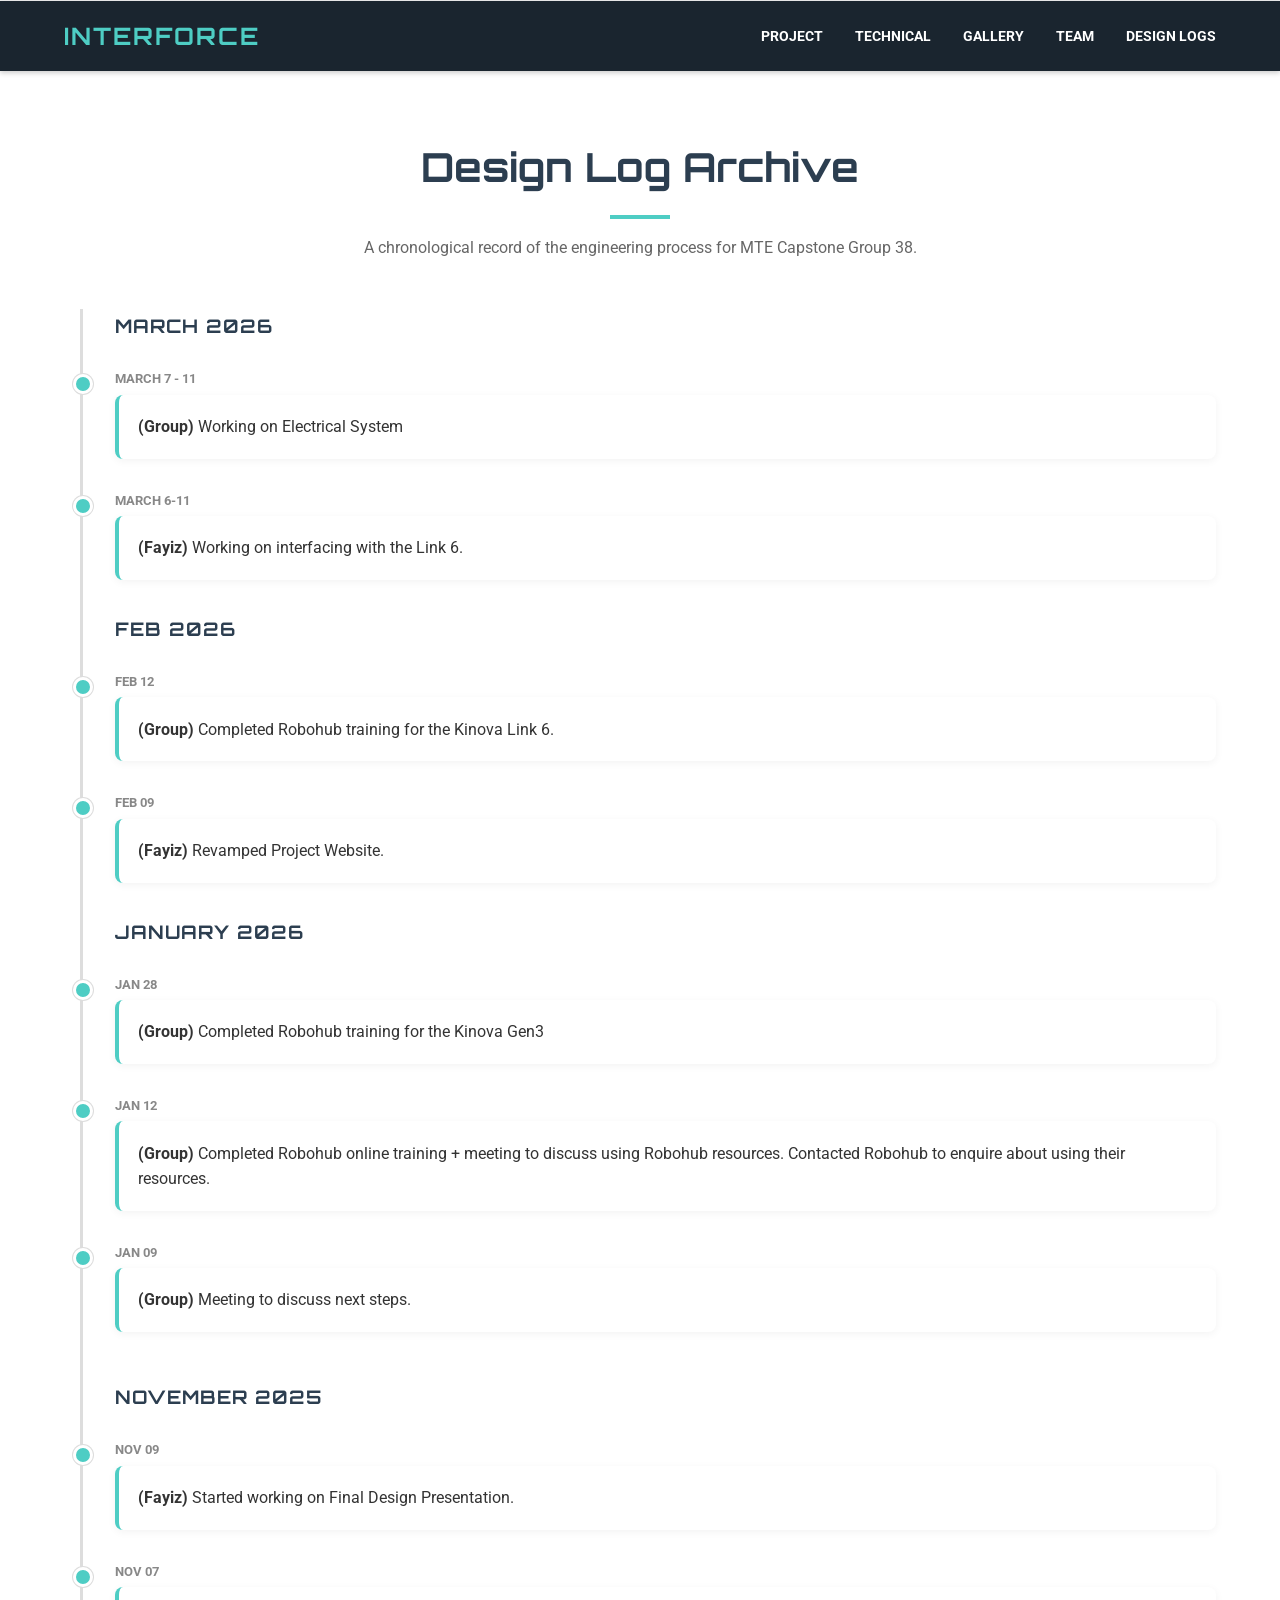
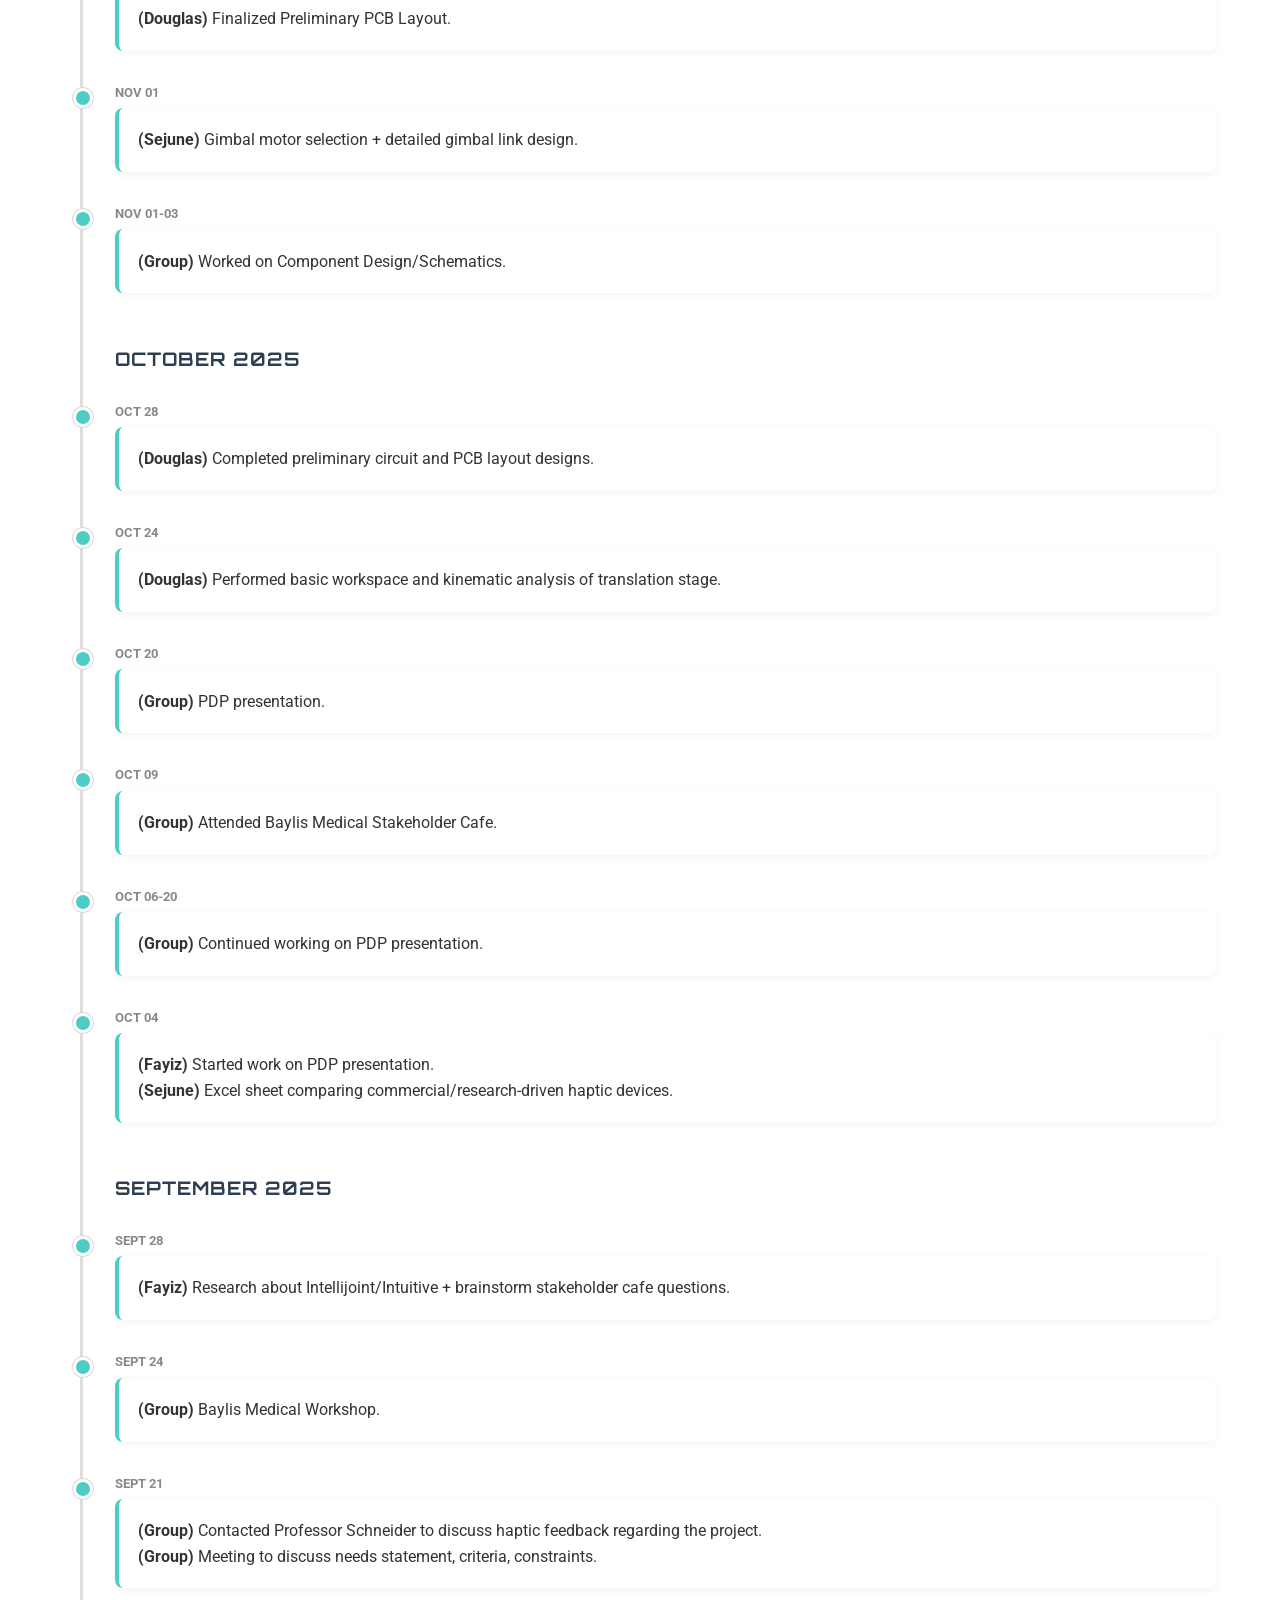
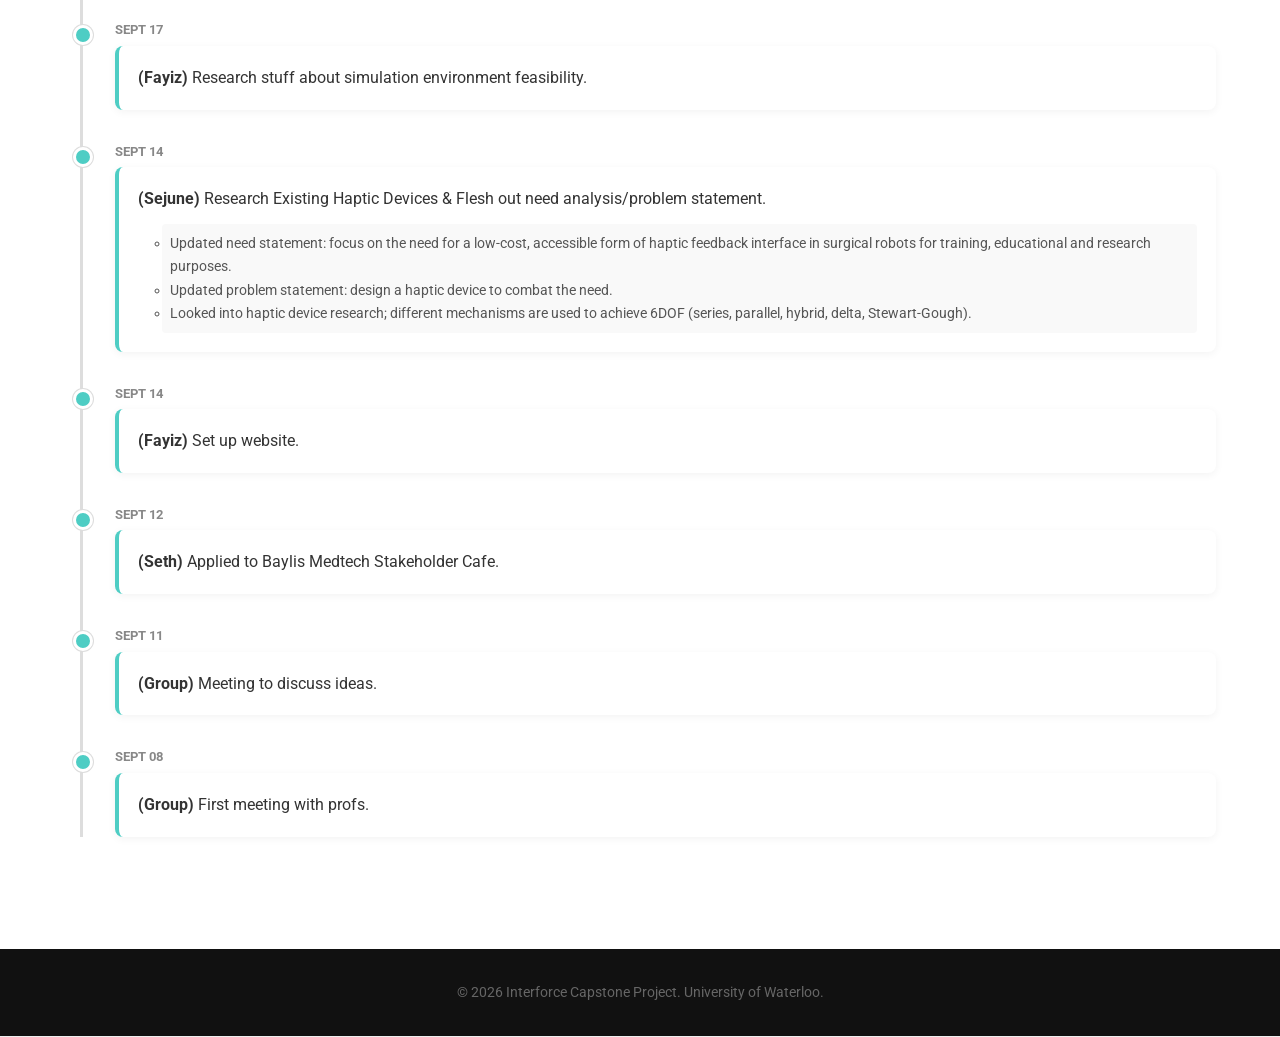
<file: logs.html>
<!DOCTYPE html>
<html lang="en">
<head>
    <meta charset="UTF-8">
    <meta name="viewport" content="width=device-width, initial-scale=1.0">
    <title>Design Logs | Interforce</title>
    <link rel="stylesheet" href="style.css">
    <link href="https://fonts.googleapis.com/css2?family=Roboto:wght@300;400;700&family=Orbitron:wght@500;700&display=swap" rel="stylesheet">
</head>
<body class="bg-light">

    <nav>
        <div class="logo">INTERFORCE</div>
        <ul class="nav-links">
            <li><a href="index.html#about">Project</a></li>
            <li><a href="index.html#specs">Technical</a></li>
            <li><a href="index.html#gallery">Gallery</a></li>
            <li><a href="index.html#team">Team</a></li>
            <li><a href="logs.html" class="highlight-link active">Design Logs</a></li>
        </ul>
    </nav>

    <section class="container">
        <div class="section-header">
            <h2>Design Log Archive</h2>
            <div class="divider"></div>
            <p style="text-align:center; margin-top:1rem; color:#666;">
                A chronological record of the engineering process for MTE Capstone Group 38.
            </p>
        </div>

        <div class="timeline">
            
            <div class="timeline-month">
                <h3>March 2026</h3>
                <div class="entry">
                    <span class="date">March 7 - 11</span>
                    <div class="content"><strong>(Group)</strong> Working on Electrical System</div>
                </div>
                <div class="entry">
                    <span class="date">March 6-11 </span>
                    <div class="content"><strong>(Fayiz)</strong> Working on interfacing with the Link 6.</div>
                </div>
                <h3>Feb 2026</h3>
                <div class="entry">
                    <span class="date">Feb 12</span>
                    <div class="content"><strong>(Group)</strong> Completed Robohub training for the Kinova Link 6.</div>
                </div>
                <div class="entry">
                    <span class="date">Feb 09</span>
                    <div class="content"><strong>(Fayiz)</strong> Revamped Project Website.</div>
                </div>
                <h3>January 2026</h3>
                <div class="entry">
                    <span class="date">Jan 28</span>
                    <div class="content"><strong>(Group)</strong> Completed Robohub training for the Kinova Gen3</div>
                </div>
                <div class="entry">
                    <span class="date">Jan 12</span>
                    <div class="content"><strong>(Group)</strong> Completed Robohub online training + meeting to discuss using Robohub resources. Contacted Robohub to enquire about using their resources.</div>
                </div>
                <div class="entry">
                    <span class="date">Jan 09</span>
                    <div class="content"><strong>(Group)</strong> Meeting to discuss next steps.</div>
                </div>
            </div>

            <div class="timeline-month">
                <h3>November 2025</h3>
                <div class="entry">
                    <span class="date">Nov 09</span>
                    <div class="content"><strong>(Fayiz)</strong> Started working on Final Design Presentation.</div>
                </div>
                <div class="entry">
                    <span class="date">Nov 07</span>
                    <div class="content"><strong>(Douglas)</strong> Finalized Preliminary PCB Layout.</div>
                </div>
                <div class="entry">
                    <span class="date">Nov 01</span>
                    <div class="content"><strong>(Sejune)</strong> Gimbal motor selection + detailed gimbal link design.</div>
                </div>
                <div class="entry">
                    <span class="date">Nov 01-03</span>
                    <div class="content"><strong>(Group)</strong> Worked on Component Design/Schematics.</div>
                </div>
            </div>

            <div class="timeline-month">
                <h3>October 2025</h3>
                <div class="entry">
                    <span class="date">Oct 28</span>
                    <div class="content"><strong>(Douglas)</strong> Completed preliminary circuit and PCB layout designs.</div>
                </div>
                <div class="entry">
                    <span class="date">Oct 24</span>
                    <div class="content"><strong>(Douglas)</strong> Performed basic workspace and kinematic analysis of translation stage.</div>
                </div>
                <div class="entry">
                    <span class="date">Oct 20</span>
                    <div class="content"><strong>(Group)</strong> PDP presentation.</div>
                </div>
                <div class="entry">
                    <span class="date">Oct 09</span>
                    <div class="content"><strong>(Group)</strong> Attended Baylis Medical Stakeholder Cafe.</div>
                </div>
                <div class="entry">
                    <span class="date">Oct 06-20</span>
                    <div class="content"><strong>(Group)</strong> Continued working on PDP presentation.</div>
                </div>
                <div class="entry">
                    <span class="date">Oct 04</span>
                    <div class="content">
                        <strong>(Fayiz)</strong> Started work on PDP presentation.<br>
                        <strong>(Sejune)</strong> Excel sheet comparing commercial/research-driven haptic devices.
                    </div>
                </div>
            </div>

            <div class="timeline-month">
                <h3>September 2025</h3>
                <div class="entry">
                    <span class="date">Sept 28</span>
                    <div class="content"><strong>(Fayiz)</strong> Research about Intellijoint/Intuitive + brainstorm stakeholder cafe questions.</div>
                </div>
                <div class="entry">
                    <span class="date">Sept 24</span>
                    <div class="content"><strong>(Group)</strong> Baylis Medical Workshop.</div>
                </div>
                <div class="entry">
                    <span class="date">Sept 21</span>
                    <div class="content">
                        <strong>(Group)</strong> Contacted Professor Schneider to discuss haptic feedback regarding the project.<br>
                        <strong>(Group)</strong> Meeting to discuss needs statement, criteria, constraints.
                    </div>
                </div>
                <div class="entry">
                    <span class="date">Sept 17</span>
                    <div class="content"><strong>(Fayiz)</strong> Research stuff about simulation environment feasibility.</div>
                </div>
                <div class="entry">
                    <span class="date">Sept 14</span>
                    <div class="content">
                        <strong>(Sejune)</strong> Research Existing Haptic Devices & Flesh out need analysis/problem statement.
                        <ul class="sub-list">
                            <li>Updated need statement: focus on the need for a low-cost, accessible form of haptic feedback interface in surgical robots for training, educational and research purposes.</li>
                            <li>Updated problem statement: design a haptic device to combat the need.</li>
                            <li>Looked into haptic device research; different mechanisms are used to achieve 6DOF (series, parallel, hybrid, delta, Stewart-Gough).</li>
                        </ul>
                    </div>
                </div>
                <div class="entry">
                    <span class="date">Sept 14</span>
                    <div class="content"><strong>(Fayiz)</strong> Set up website.</div>
                </div>
                <div class="entry">
                    <span class="date">Sept 12</span>
                    <div class="content"><strong>(Seth)</strong> Applied to Baylis Medtech Stakeholder Cafe.</div>
                </div>
                <div class="entry">
                    <span class="date">Sept 11</span>
                    <div class="content"><strong>(Group)</strong> Meeting to discuss ideas.</div>
                </div>
                <div class="entry">
                    <span class="date">Sept 08</span>
                    <div class="content"><strong>(Group)</strong> First meeting with profs.</div>
                </div>
            </div>

        </div>
    </section>

    <footer>
        <p>&copy; 2026 Interforce Capstone Project. University of Waterloo.</p>
    </footer>

</body>
</html>
</file>
<file: style.css>
/* General Reset */
* {
    margin: 0;
    padding: 0;
    box-sizing: border-box;
    scroll-behavior: smooth;
}

body {
    font-family: 'Roboto', sans-serif;
    line-height: 1.6;
    color: #333;
    background-color: #f9f9f9;
}

/* Color Variables */
:root {
    --primary: #2c3e50; /* Dark Navy */
    --accent: #4ECDC4; /* Medical Teal */
    --light: #f4f7f6;
    --dark: #1a252f;
    --text-light: #ecf0f1;
}

/* Typography */
h1, h2, h3, h4, .logo {
    font-family: 'Orbitron', sans-serif;
}

a { text-decoration: none; color: inherit; }
ul { list-style: none; }

/* Navigation */
nav {
    display: flex;
    justify-content: space-between;
    align-items: center;
    padding: 1rem 5%;
    background-color: var(--dark);
    color: white;
    position: sticky;
    top: 0;
    z-index: 1000;
    box-shadow: 0 2px 5px rgba(0,0,0,0.2);
}

.logo {
    font-size: 1.5rem;
    font-weight: bold;
    color: var(--accent);
    letter-spacing: 2px;
}

.nav-links { display: flex; gap: 2rem; }
.nav-links a { transition: color 0.3s; font-size: 0.9rem; text-transform: uppercase; font-weight: bold; }
.nav-links a:hover { color: var(--accent); }

/* Hero Section */
#hero {
    display: flex;
    align-items: center;
    justify-content: space-between;
    padding: 4rem 5%;
    background: linear-gradient(135deg, #2c3e50 0%, #000000 100%);
    color: white;
    min-height: 85vh;
}

.hero-content { flex: 1; padding-right: 2rem; }
.hero-content h1 { font-size: 3.5rem; line-height: 1.2; margin-bottom: 1rem; }
.hero-content p { font-size: 1.2rem; margin-bottom: 2rem; color: #ccc; }

.hero-stats {
    display: flex;
    gap: 1.5rem;
    margin-bottom: 2rem;
}
.hero-stats span {
    background: rgba(255,255,255,0.1);
    padding: 0.5rem 1rem;
    border-radius: 20px;
    font-size: 0.8rem;
    border: 1px solid var(--accent);
    color: var(--accent);
}

.btn {
    display: inline-block;
    padding: 1rem 2.5rem;
    background-color: var(--accent);
    color: var(--dark);
    font-weight: bold;
    border-radius: 50px;
    transition: all 0.3s;
    text-transform: uppercase;
    letter-spacing: 1px;
}
.btn:hover { background-color: #3cbdb4; transform: translateY(-2px); }

.hero-image { flex: 1; display: flex; justify-content: center; }
.hero-image img {
    max-width: 100%;    
    height: auto;          
    transform: none;       
    filter: drop-shadow(0 0 20px rgba(78, 205, 196, 0.2));
}

/* Sections General */
.container { padding: 4rem 5%; max-width: 1300px; margin: 0 auto; }
.section-header { text-align: center; margin-bottom: 3rem; }
.section-header h2 { font-size: 2.5rem; color: var(--primary); }
.divider { width: 60px; height: 4px; background: var(--accent); margin: 1rem auto 0; }
.divider.accent { background: var(--accent); }

.bg-light { background-color: #fff; border-top: 1px solid #eee; border-bottom: 1px solid #eee; }
.bg-dark { background-color: var(--primary); color: white; }
.bg-dark h2 { color: white; }

/* About & Video */
.about-grid {
    display: grid;
    grid-template-columns: 1fr 1fr;
    gap: 4rem;
    align-items: center;
}
.text-block h3 { color: var(--primary); margin-bottom: 0.5rem; margin-top: 1.5rem; }
.video-block video {
    width: 100%;
    border-radius: 10px;
    box-shadow: 0 10px 30px rgba(0,0,0,0.15);
    background: #000;
}
.caption { text-align: center; font-size: 0.9rem; color: #666; margin-top: 0.8rem; font-style: italic; }

/* Technical Specs */
.specs-grid {
    display: grid;
    grid-template-columns: repeat(auto-fit, minmax(300px, 1fr));
    gap: 2rem;
}
.spec-card {
    background: rgba(255,255,255,0.05);
    padding: 2rem;
    border-radius: 10px;
    border: 1px solid rgba(255,255,255,0.1);
}
.spec-card h3 { color: var(--accent); margin-bottom: 1rem; }
.spec-card ul { margin-top: 1rem; list-style: disc; margin-left: 1.2rem; }
.spec-card li { margin-bottom: 0.5rem; color: #ccc; }

/* Gallery */
.gallery-grid {
    display: grid;
    grid-template-columns: repeat(auto-fit, minmax(280px, 1fr));
    gap: 2rem;
}
.card {
    background: white;
    border-radius: 12px;
    overflow: hidden;
    box-shadow: 0 4px 15px rgba(0,0,0,0.08);
    transition: transform 0.3s;
}
.card:hover { transform: translateY(-5px); }
.card img { width: 100%; height: 220px; object-fit: cover; border-bottom: 3px solid var(--accent); }
.card-info { padding: 1.5rem; }
.card-info h4 { color: var(--primary); margin-bottom: 0.5rem; }
.card-info p { font-size: 0.9rem; color: #666; }

/* Team */
.team-wrapper {
    display: flex;
    flex-direction: column;
    align-items: center;
    gap: 3rem;
}
.team-photo-container {
    width: 100%;
    max-width: 900px;
}
.team-photo {
    width: 100%;
    border-radius: 15px;
    box-shadow: 0 10px 25px rgba(0,0,0,0.15);
}
.team-roles {
    display: flex;
    flex-wrap: wrap;
    justify-content: center;
    gap: 2rem;
    width: 100%;
}
.role-card {
    background: white;
    padding: 1.5rem;
    border-radius: 8px;
    box-shadow: 0 2px 10px rgba(0,0,0,0.05);
    text-align: center;
    flex: 1;
    min-width: 250px;
    max-width: 300px;
    border-top: 4px solid var(--primary);
}
.role-card h4 { color: var(--primary); margin-bottom: 0.2rem; }
.role-card span { color: var(--accent); font-weight: bold; font-size: 0.9rem; display: block; margin-bottom: 0.8rem; }
.role-card p { font-size: 0.85rem; color: #555; }

/* Logs Timeline */
.timeline {
    border-left: 3px solid #ddd;
    padding-left: 2rem;
    margin-left: 1rem;
    position: relative;
}
.timeline-month { margin-bottom: 3rem; }
.timeline-month h3 {
    margin-bottom: 1.5rem;
    color: var(--primary);
    text-transform: uppercase;
    letter-spacing: 1px;
    background: #fff;
    display: inline-block;
    padding: 0.2rem 1rem 0.2rem 0;
}
.entry {
    margin-bottom: 2rem;
    position: relative;
}
.entry::before {
    content: '';
    position: absolute;
    left: -2.6rem;
    top: 5px;
    width: 14px;
    height: 14px;
    background: var(--accent);
    border: 3px solid #fff;
    border-radius: 50%;
    box-shadow: 0 0 0 1px #ddd;
}
.entry .date {
    display: block;
    font-size: 0.8rem;
    color: #888;
    margin-bottom: 0.3rem;
    font-weight: bold;
    text-transform: uppercase;
}
.entry .content {
    background: white;
    padding: 1.2rem;
    border-radius: 8px;
    box-shadow: 0 2px 8px rgba(0,0,0,0.05);
    border-left: 4px solid var(--accent);
}
.sub-list {
    margin-top: 0.8rem;
    list-style: circle;
    margin-left: 1.5rem;
    font-size: 0.9rem;
    color: #555;
    background: #f9f9f9;
    padding: 0.5rem;
    border-radius: 4px;
}

/* Footer */
footer {
    text-align: center;
    padding: 2rem;
    background: #111;
    color: #666;
    font-size: 0.9rem;
}

/* Mobile Responsive */
@media (max-width: 768px) {
    .nav-links { display: none; } 
    #hero { flex-direction: column-reverse; text-align: center; padding-top: 6rem;}
    .hero-content { padding-right: 0; }
    .hero-image img { transform: translateX(0); max-width: 100%; margin-bottom: 2rem; }
    .about-grid { grid-template-columns: 1fr; }
    .hero-stats { justify-content: center; }
}
</file>
